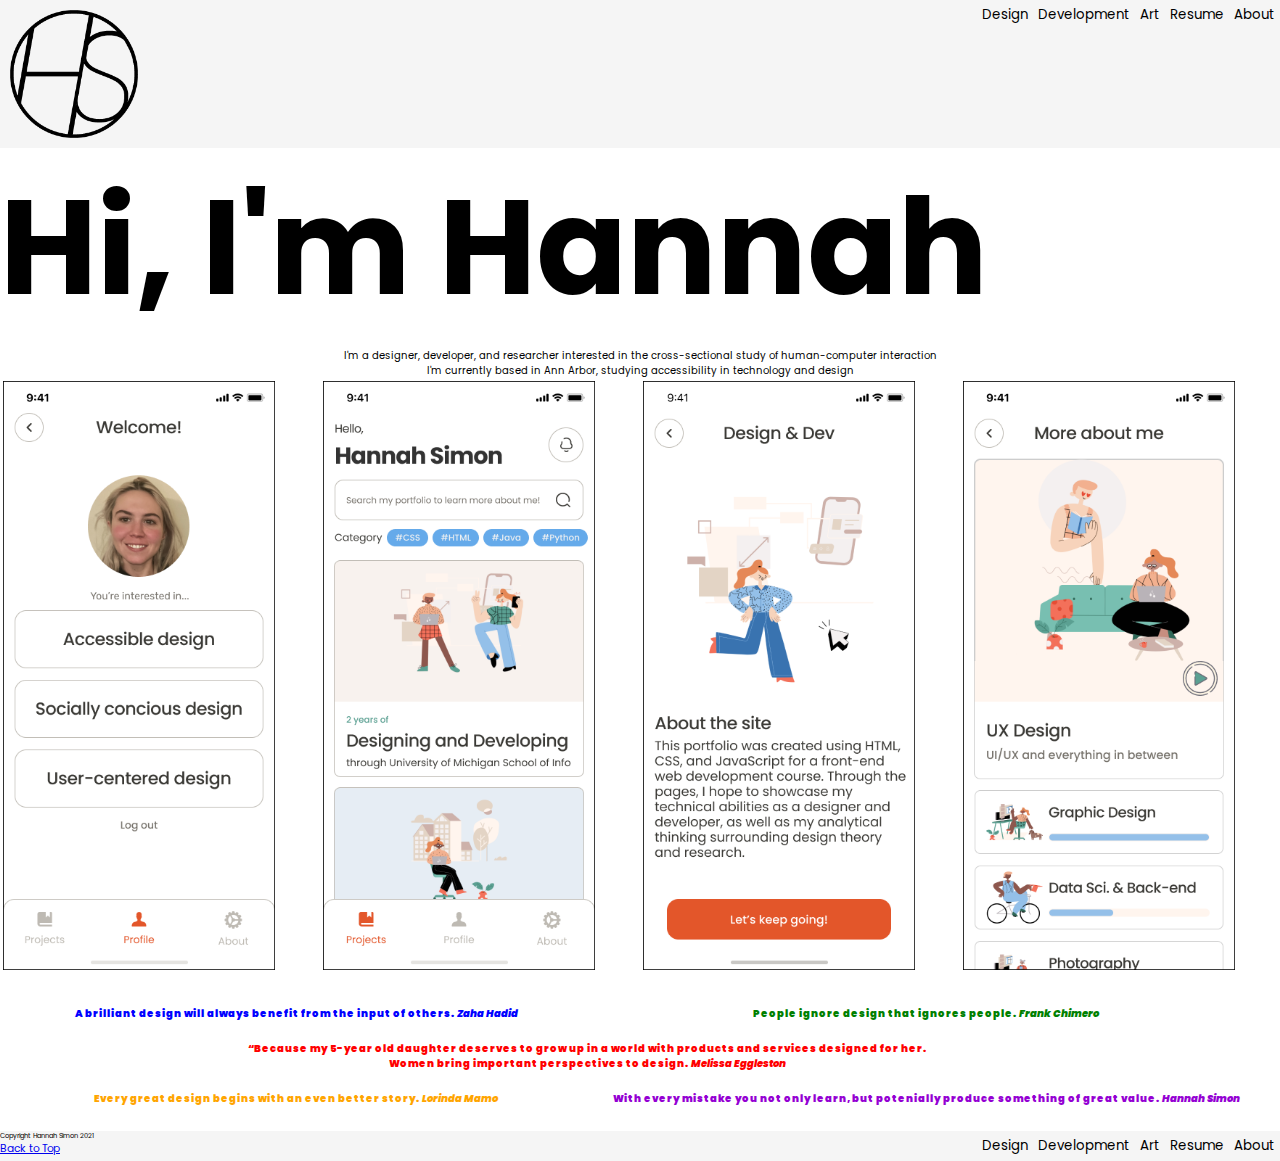
<file: index.html>
<!DOCTYPE html>
<html lang="en">
  <head>
    <meta charset="utf-8">
    <meta name="viewport" content="width=device-width, initial-scale=1.0">
    <link rel="stylesheet" href="css/html5resetport.css">
    <link rel="stylesheet" href="css/style.css">
    <link rel="shortcut icon" type="image/ico" href="images/faviconhs.png" />
    <link rel="shortcut icon" type="image/ico" href="images/hslogo1.png" />
    <link rel="image" type="image/ico" href="images/portfolio1.png" />
    <link rel="image" type="image/ico" href="images/portfolio2.png" />
    <link rel="image" type="image/ico" href="images/portfolio3.png" />
    <link rel="image" type="image/ico" href="images/portfolio4.png" />
    <link rel="preconnect" href="https://fonts.gstatic.com">
    <link href="https://fonts.googleapis.com/css2?family=Poppins:wght@200;300&display=swap" rel="stylesheet"> 
    <title>Hannah Simon Design Portfolio</title>
  </head>

  <body>
      <div id="skip"> <a class="skip" href="#main">skip to main content</a> </div>

      <div id='header_nav'>
        <nav>
          <ul>
            <a href="index.html"><img src="images/hslogo1.png" class="logo"alt="logo"></a>
            <li><a class="nav_link_items" href="about.html">About</a></li>
            <li><a class="nav_link_items" href="resume.html">Resume</a></li>
            <li><a class="nav_link_items" href="art.html">Art</a></li>
            <li><a class="nav_link_items" href="development.html">Development</a></li>
            <li><a class="nav_link_items" href="design.html">Design</a></li>
          </ul>
        </nav>
      </div>

      <main>
      <header>
        <h1>Hi, I'm Hannah</h1>
      </header>
    
      <div class="info">
        <p>I'm a designer, developer, and researcher interested in the cross-sectional study of human-computer interaction</p>
        <p2>I'm currently based in Ann Arbor, studying accessibility in technology and design</p2>
      </div>

      <div class="portfolio_container">
        <div><img class="portfolio" src="images/portfolio1.png" alt="portfolio1"/></div>
        <div><img class="portfolio" src="images/portfolio2.png" alt="portfolio2"/></div>
        <div><img class="portfolio" src="images/portfolio3.png" alt="portfolio3"/></div>  
        <div><img class="portfolio" src="images/portfolio4.png" alt="portfolio4"/></div> 
      </div>
     
     

      <div class="quotes_grid">
        <div class="grid-item1"><p> A brilliant design will always benefit from the input of others. <span> Zaha Hadid</span></p></div>
        <div class="grid-item2"><p> People ignore design that ignores people. <span> Frank Chimero</span></p></div>
        <div class="grid-item3"><p>“Because my 5-year old daughter deserves to grow up in a world with products and services designed for her. Women bring important perspectives to design. <span> Melissa Eggleston</span></p></div>
        <div class="grid-item4"><p> Every great design begins with an even better story. <span> Lorinda Mamo</span></p></div>
        <div class="grid-item5"><p> With every mistake you not only learn, but potenially produce something of great value. <span> Hannah Simon</span></p></div>
      </div>

    </main>
      <footer>
        <div id='footer_nav'>
          <nav>
            <ul>
              <li><a class="nav_link_items" href="about.html">About</a></li>
              <li><a class="nav_link_items" href="resume.html">Resume</a></li>
              <li><a class="nav_link_items" href="art.html">Art</a></li>
              <li><a class="nav_link_items" href="development.html">Development</a></li>
              <li><a class="nav_link_items" href="design.html">Design</a></li>
              <p class="end"> Copyright Hannah Simon 2021</p>
              <a href="#top" class="up">Back to Top</a>
            </ul>
          </nav>
        </div>
        
      </footer>
  </body>

      

  </html>
</file>
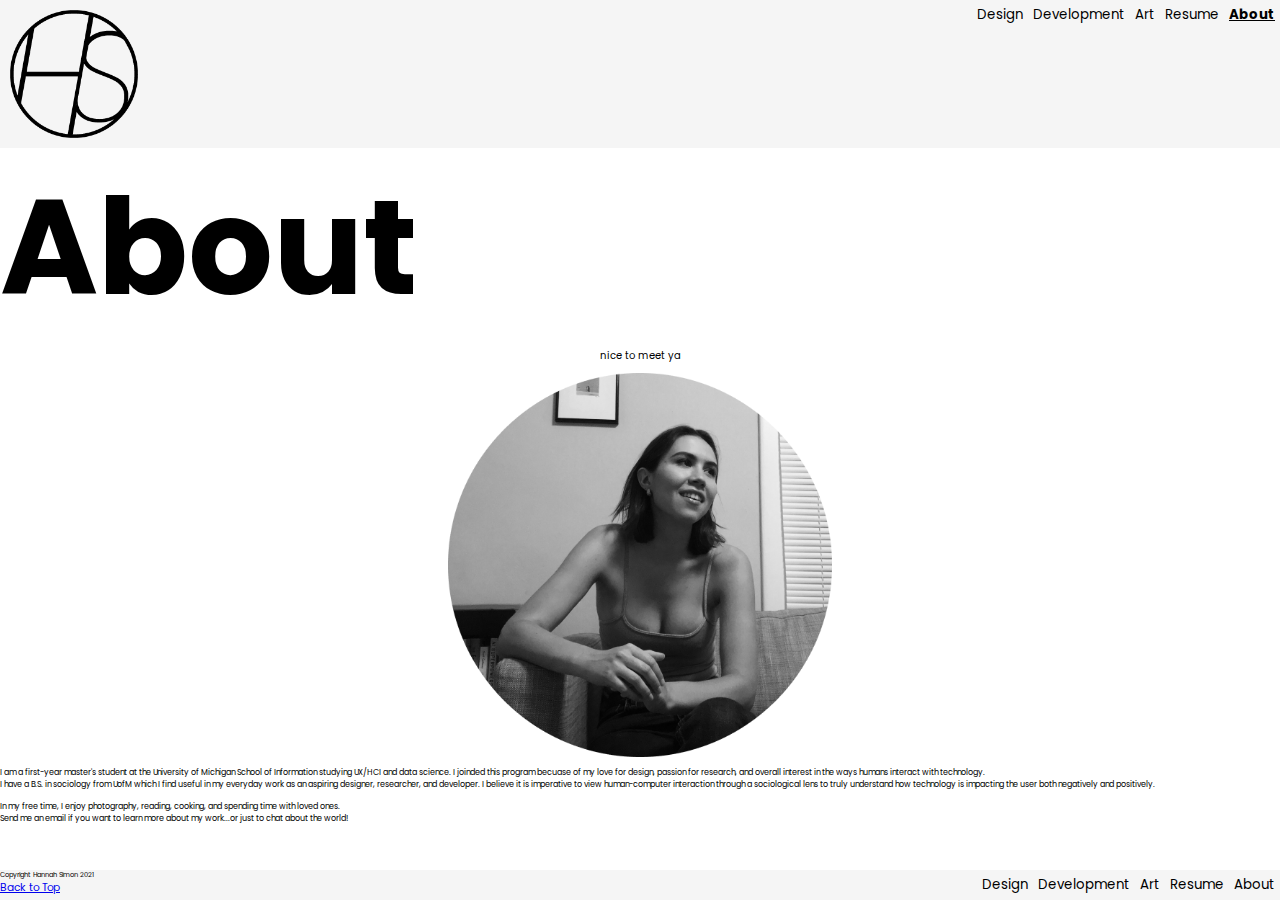
<file: about.html>
<!DOCTYPE html>
<html lang="en">
  <head>
    <meta charset="utf-8">
    <meta name="viewport" content="width=device-width, initial-scale=1.0">
    <link rel="stylesheet" href="css/html5resetport.css">
    <link rel="stylesheet" href="css/style.css">
    <link rel="shortcut icon" type="image/ico" href="images/faviconhs.png" />
    <link rel="shortcut icon" type="image/ico" href="images/hslogo1.png" />
    <link rel="image" type="image/ico" href="images/me.png" />
    <link rel="preconnect" href="https://fonts.gstatic.com">
    <link href="https://fonts.googleapis.com/css2?family=Poppins:wght@200;300&display=swap" rel="stylesheet"> 
    <title>Hannah Simon Design Portfolio</title>
  </head>

  <body>
      <div id="skip"> <a class="skip" href="#main">skip to main content</a> </div>

      <div id='header_nav'>
        <nav>
          <ul>
            <a href="index.html"><img src="images/hslogo1.png" class="logo"alt="logo"></a>
            <li><a class="nav_link_items" href="about.html"><span>About</span></a></li>
            <li><a class="nav_link_items" href="resume.html">Resume</a></li>
            <li><a class="nav_link_items" href="art.html">Art</a></li>
            <li><a class="nav_link_items" href="development.html">Development</a></li>
            <li><a class="nav_link_items" href="design.html">Design</a></li>
          </ul>
        </nav>
      </div>

      <main>
      <header>
        <h1>About</h1>
      </header>

      <div class="info">
        <p>nice to meet ya</p>
      </div>

      <img class="me" src="images/me.png" alt="me"/>

      <div class="me_para1">
        <p>I am a first-year master's student at the University of Michigan School of Information studying UX/HCI and data science. I joinded this program becuase of my love for design, passion for research, and overall interest in the ways humans interact with technology.</p>
        <p>I have a B.S. in sociology from UofM which I find useful in my everyday work as an aspiring designer, researcher, and developer. I believe it is imperative to view human-computer interaction through a sociological lens to truly understand how technology is impacting the user both negatively and positively.</p>
      </div>

      <div class="me_para2">
        <p>In my free time, I enjoy photography, reading, cooking, and spending time with loved ones.</p>
        <p>Send me an email if you want to learn more about my work...or just to chat about the world!</p>
      </div>

    </main>
    <footer class="footer_not_working">
      <div id='footer_nav'>
        <nav>
          <ul>
            <li><a class="nav_link_items" href="about.html">About</a></li>
            <li><a class="nav_link_items" href="resume.html">Resume</a></li>
            <li><a class="nav_link_items" href="art.html">Art</a></li>
            <li><a class="nav_link_items" href="development.html">Development</a></li>
            <li><a class="nav_link_items" href="design.html">Design</a></li>
            <p class="end"> Copyright Hannah Simon 2021</p>
            <a href="#top" class="up">Back to Top</a>
          </ul>
        </nav>
      </div>
      
    </footer>
</body>
</html>
</file>
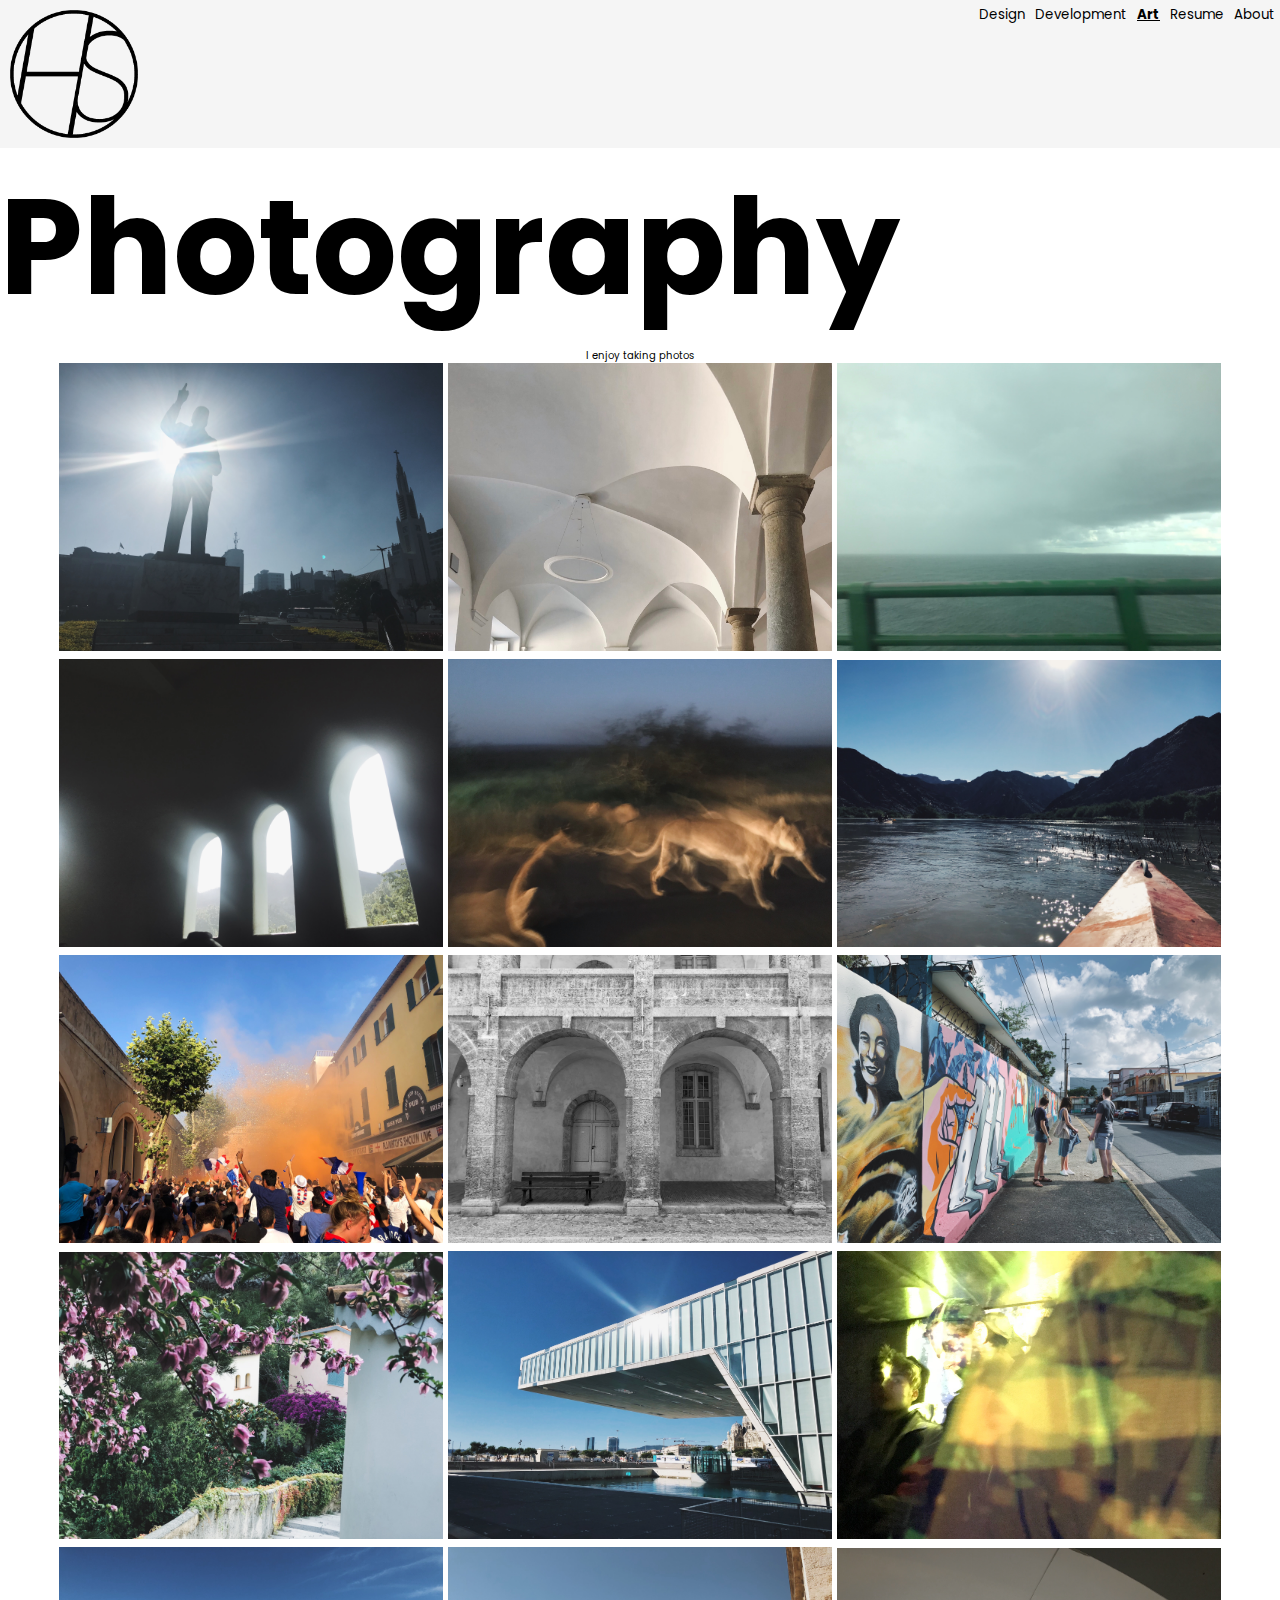
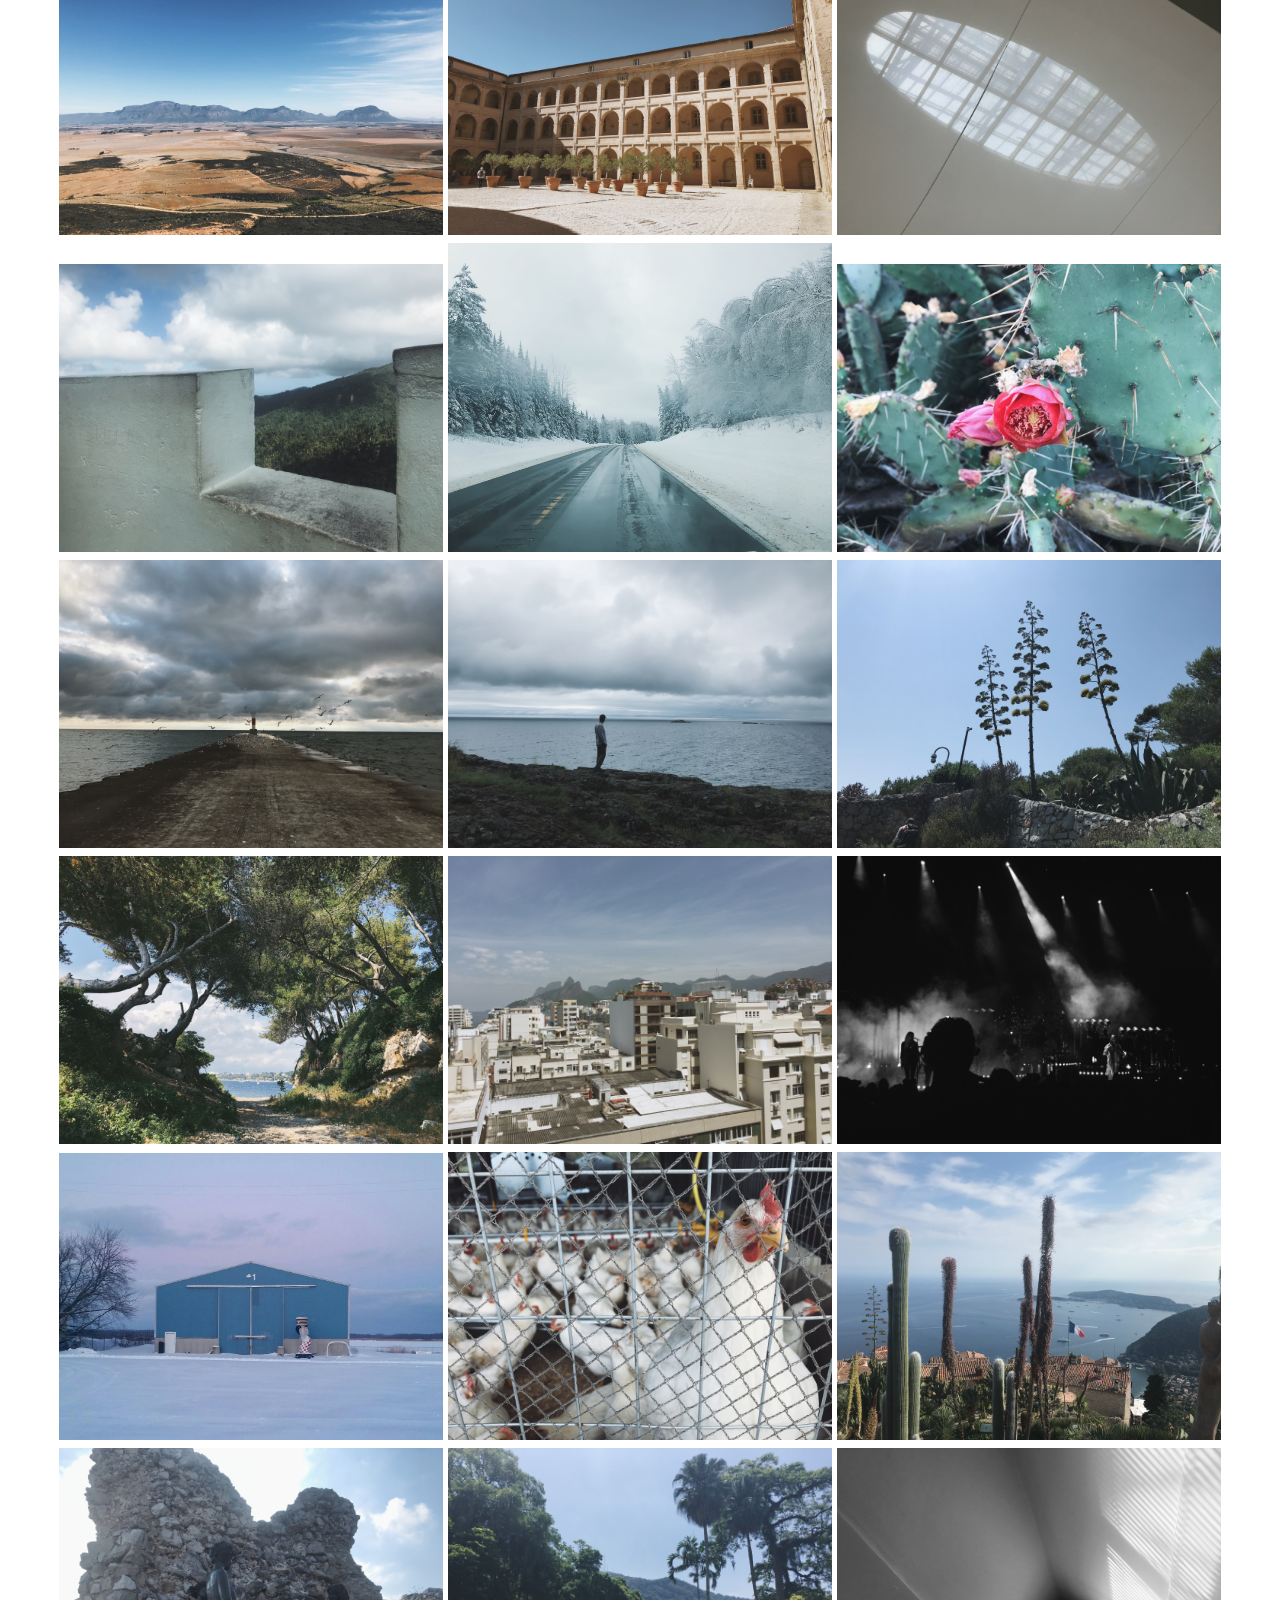
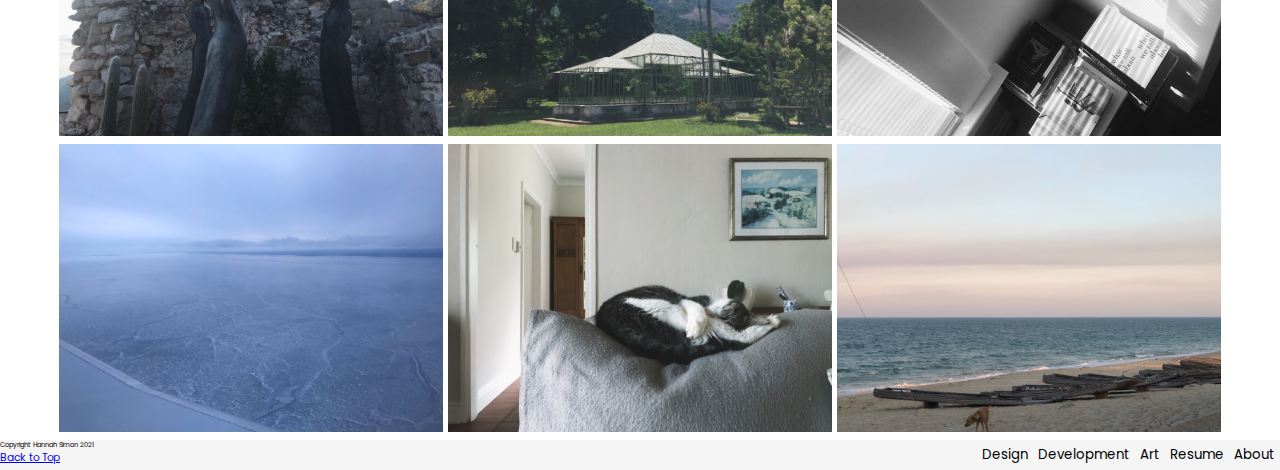
<file: art.html>
<!DOCTYPE html>
<html lang="en">
  <head>
    <meta charset="utf-8">
    <meta name="viewport" content="width=device-width, initial-scale=1.0">
    <link rel="stylesheet" href="css/html5resetport.css">
    <link rel="stylesheet" href="css/style.css">
    <link rel="shortcut icon" type="image/ico" href="images/faviconhs.png" />
    <link rel="shortcut icon" type="image/ico" href="images/hslogo1.png" />
    <link rel="image" type="image/ico" href="images/photography/ph1.JPG" />
    <link rel="image" type="image/ico" href="images/photography/ph2.JPG" />
    <link rel="image" type="image/ico" href="images/photography/ph3.JPG" />
    <link rel="image" type="image/ico" href="images/photography/ph4.JPG" />
    <link rel="image" type="image/ico" href="images/photography/ph5.JPG" />
    <link rel="image" type="image/ico" href="images/photography/ph6.JPG" />
    <link rel="image" type="image/ico" href="images/photography/ph7.JPG" />
    <link rel="image" type="image/ico" href="images/photography/ph8.JPG" />
    <link rel="image" type="image/ico" href="images/photography/ph9.JPG" />
    <link rel="image" type="image/ico" href="images/photography/ph10.JPG" />
    <link rel="image" type="image/ico" href="images/photography/ph11.JPG" />
    <link rel="image" type="image/ico" href="images/photography/ph12.JPG" />
    <link rel="image" type="image/ico" href="images/photography/ph13.JPG" />
    <link rel="image" type="image/ico" href="images/photography/ph14.JPG" />
    <link rel="image" type="image/ico" href="images/photography/ph15.JPG" />
    <link rel="image" type="image/ico" href="images/photography/ph16.JPG" />
    <link rel="image" type="image/ico" href="images/photography/ph17.JPG" />
    <link rel="image" type="image/ico" href="images/photography/ph18.JPG" />
    <link rel="image" type="image/ico" href="images/photography/ph19.JPG" />
    <link rel="image" type="image/ico" href="images/photography/ph20.JPG" />
    <link rel="image" type="image/ico" href="images/photography/ph21.JPG" />
    <link rel="image" type="image/ico" href="images/photography/ph22.JPG" />
    <link rel="image" type="image/ico" href="images/photography/ph23.JPG" />
    <link rel="image" type="image/ico" href="images/photography/ph24.JPG" />
    <link rel="image" type="image/ico" href="images/photography/ph25.JPG" />
    <link rel="image" type="image/ico" href="images/photography/ph26.JPG" />
    <link rel="image" type="image/ico" href="images/photography/ph27.JPG" />
    <link rel="image" type="image/ico" href="images/photography/ph28.JPG" />
    <link rel="image" type="image/ico" href="images/photography/ph29.JPG" />
    <link rel="image" type="image/ico" href="images/photography/ph30.JPG" />
    <link rel="image" type="image/ico" href="images/photography/ph31.JPG" />
    <link rel="image" type="image/ico" href="images/photography/ph32.JPG" />
    <link rel="image" type="image/ico" href="images/photography/ph33.JPG" />
    <link rel="preconnect" href="https://fonts.gstatic.com">
    <link href="https://fonts.googleapis.com/css2?family=Poppins:wght@200;300&display=swap" rel="stylesheet"> 
    <title>Hannah Simon Design Portfolio</title>
  </head>

  <body>
      <div id="skip"> <a class="skip" href="#main">skip to main content</a> </div>

      <div id='header_nav'>
        <nav>
          <ul>
            <a href="index.html"><img src="images/hslogo1.png" class="logo"alt="logo"></a>
            <li><a class="nav_link_items" href="about.html">About</a></li>
            <li><a class="nav_link_items" href="resume.html">Resume</a></li>
            <li><a class="nav_link_items" href="art.html"><span>Art</span></a></li>
            <li><a class="nav_link_items" href="development.html">Development</a></li>
            <li><a class="nav_link_items" href="design.html">Design</a></li>
          </ul>
        </nav>
      </div>

      <main>
      <header>
        <h1>Photography</h1>
      </header>
    
      <div class="info">
        <p>I enjoy taking photos</p>
      </div>

      <div class="photogallery">
        <div class="photogalimages">
      <img class="photo" src="images/photography/ph1.JPG" alt="photo"/>
      <img class="photo" src="images/photography/ph2.JPG" alt="photo"/>
      <img class="photo" src="images/photography/ph3.JPG" alt="photo"/>
      <img class="photo" src="images/photography/ph4.JPG" alt="photo"/>
      <img class="photo" src="images/photography/ph5.JPG" alt="photo"/>
      <img class="photo" src="images/photography/ph6.JPG" alt="photo"/>
      <img class="photo" src="images/photography/ph7.JPG" alt="photo"/>
      <img class="photo" src="images/photography/ph8.JPG" alt="photo"/>
      <img class="photo" src="images/photography/ph9.JPG" alt="photo"/>
      <img class="photo" src="images/photography/ph10.JPG" alt="photo"/>
      <img class="photo" src="images/photography/ph11.JPG" alt="photo"/>
      <img class="photo" src="images/photography/ph12.JPG" alt="photo"/>
      <img class="photo" src="images/photography/ph13.JPG" alt="photo"/>
      <img class="photo" src="images/photography/ph14.JPG" alt="photo"/>
      <img class="photo" src="images/photography/ph15.JPG" alt="photo"/>
      <img class="photo" src="images/photography/ph16.JPG" alt="photo"/>
      <img class="photo" src="images/photography/ph17.JPG" alt="photo"/>
      <img class="photo" src="images/photography/ph18.JPG" alt="photo"/>
      <img class="photo" src="images/photography/ph19.JPG" alt="photo"/>
      <img class="photo" src="images/photography/ph20.JPG" alt="photo"/>
      <img class="photo" src="images/photography/ph21.JPG" alt="photo"/>
      <img class="photo" src="images/photography/ph22.JPG" alt="photo"/>
      <img class="photo" src="images/photography/ph23.JPG" alt="photo"/>
      <img class="photo" src="images/photography/ph24.JPG" alt="photo"/>
      <img class="photo" src="images/photography/ph25.JPG" alt="photo"/>
      <img class="photo" src="images/photography/ph26.JPG" alt="photo"/>
      <img class="photo" src="images/photography/ph27.JPG" alt="photo"/>
      <img class="photo" src="images/photography/ph28.JPG" alt="photo"/>
      <img class="photo" src="images/photography/ph29.JPG" alt="photo"/>
      <img class="photo" src="images/photography/ph30.JPG" alt="photo"/>
      <img class="photo" src="images/photography/ph31.JPG" alt="photo"/>
      <img class="photo" src="images/photography/ph32.JPG" alt="photo"/>
      <img class="photo" src="images/photography/ph33.JPG" alt="photo"/>
    </div>
    </div>

    </main>
    <footer>
      <div id='footer_nav'>
        <nav>
          <ul>
            <li><a class="nav_link_items" href="about.html">About</a></li>
            <li><a class="nav_link_items" href="resume.html">Resume</a></li>
            <li><a class="nav_link_items" href="art.html">Art</a></li>
            <li><a class="nav_link_items" href="development.html">Development</a></li>
            <li><a class="nav_link_items" href="design.html">Design</a></li>
            <p class="end"> Copyright Hannah Simon 2021</p>
            <a href="#top" class="up">Back to Top</a>
          </ul>
        </nav>
      </div>
      
    </footer>
</body>
</html>
</file>
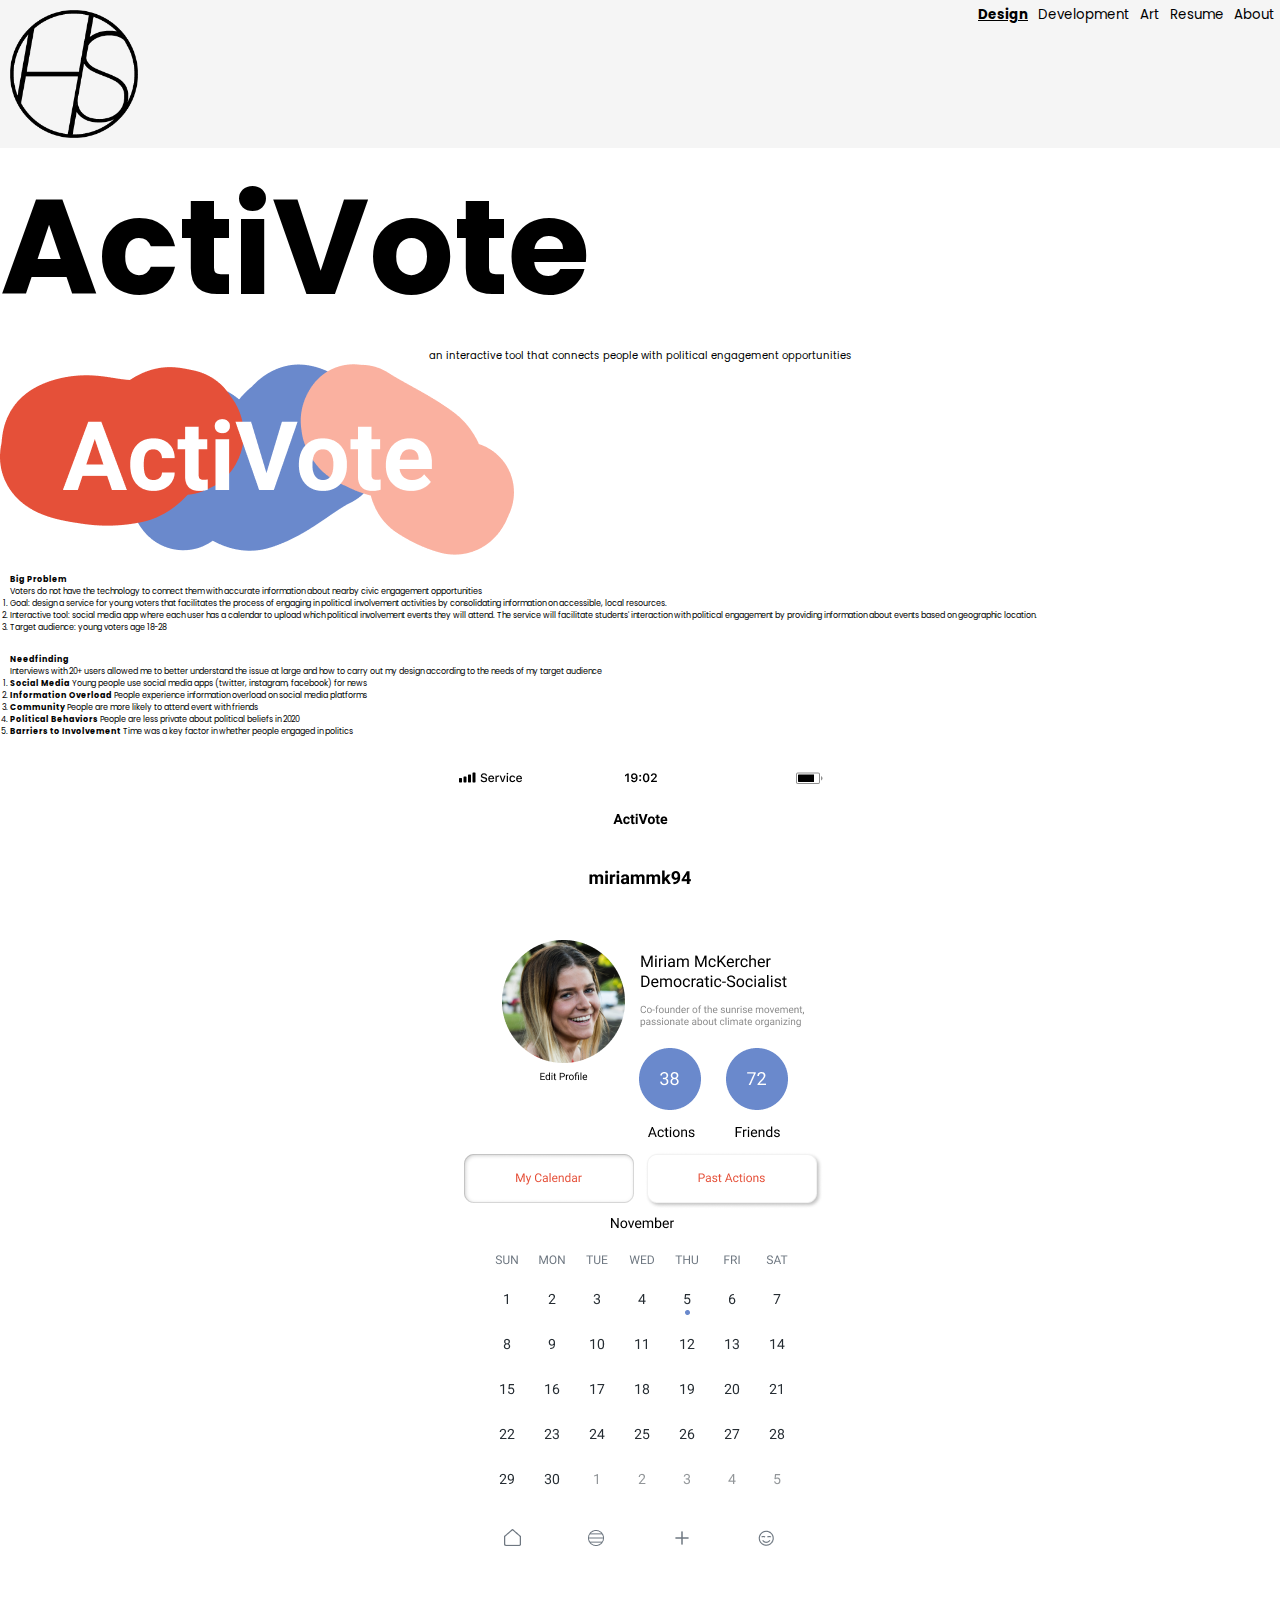
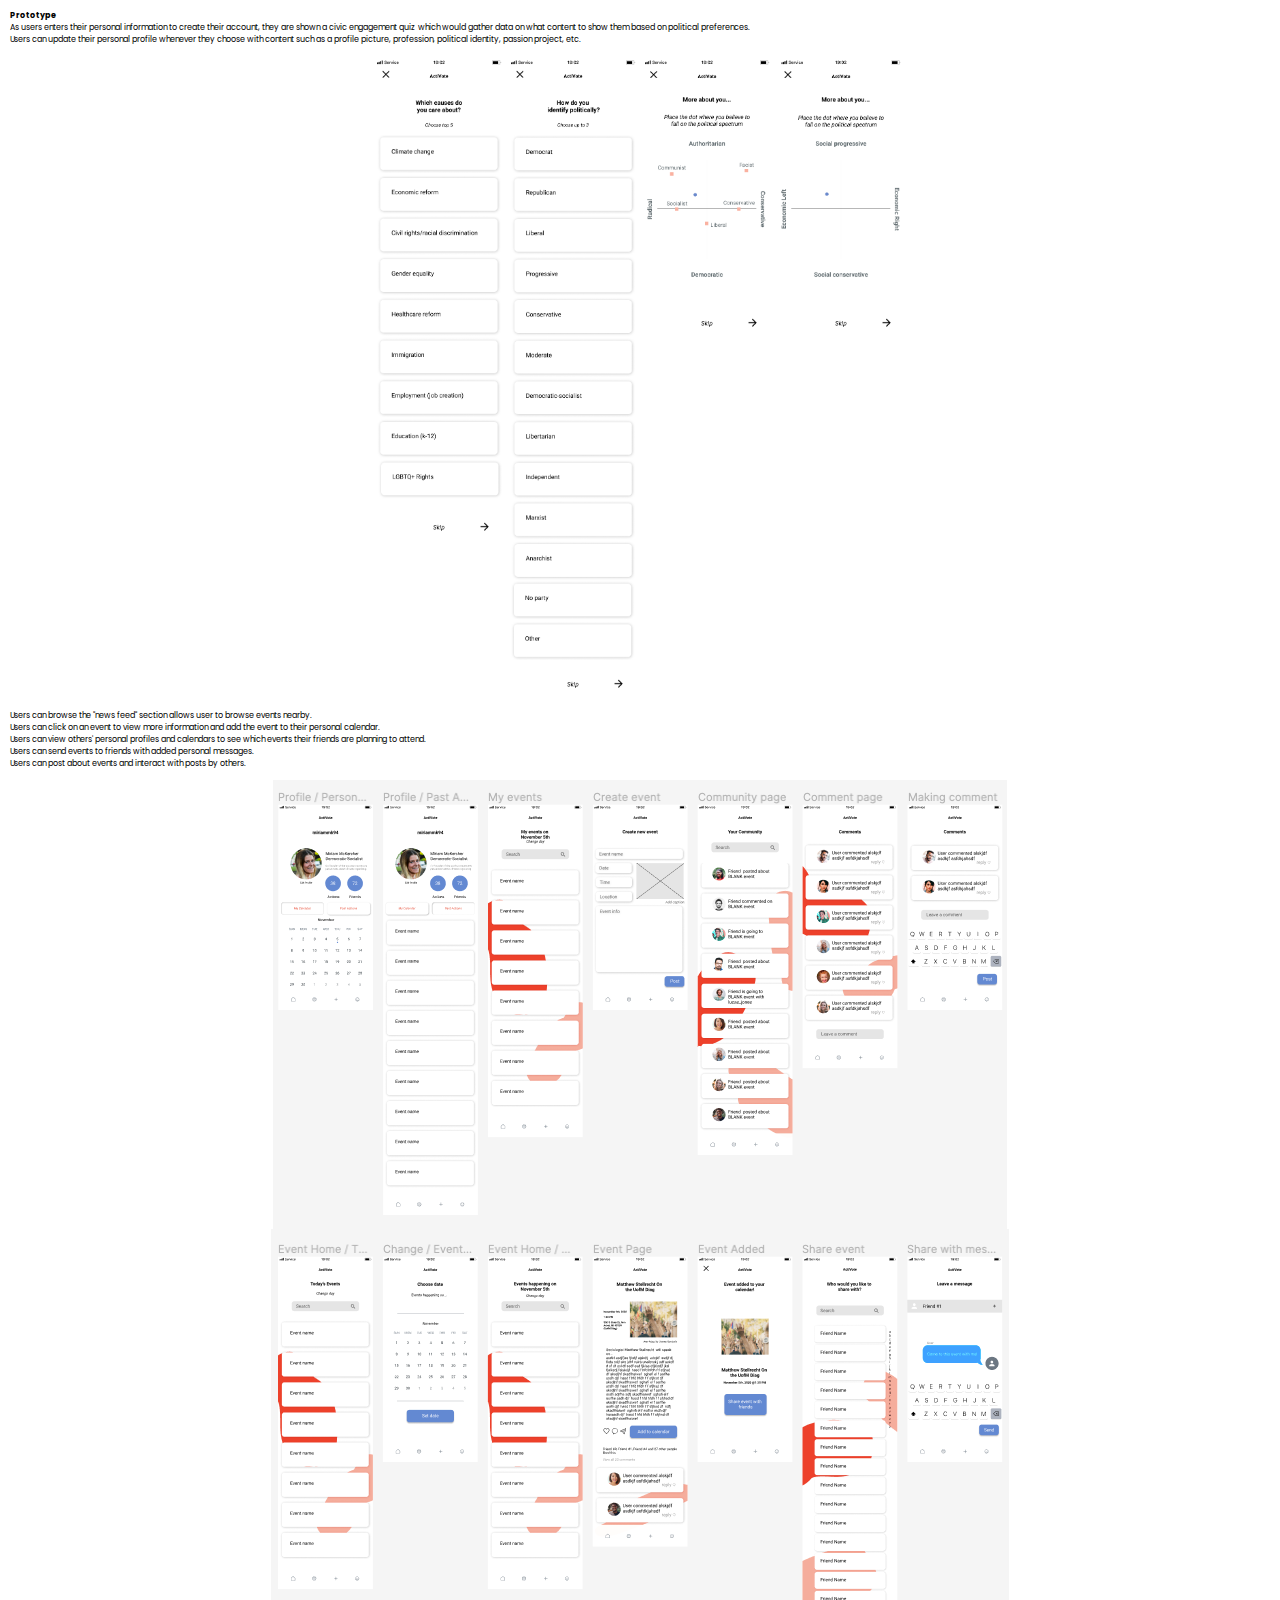
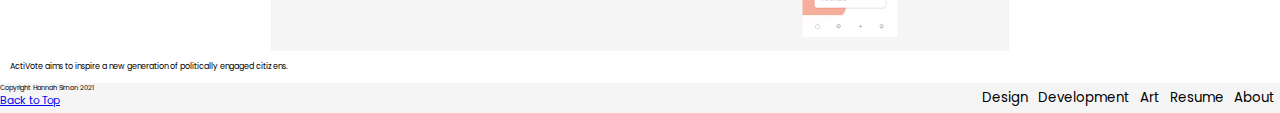
<file: design.html>
<!DOCTYPE html>
<html lang="en">
  <head>
    <meta charset="utf-8">
    <meta name="viewport" content="width=device-width, initial-scale=1.0">
    <link rel="stylesheet" href="css/html5resetport.css">
    <link rel="stylesheet" href="css/style.css">
    <link rel="shortcut icon" type="image/ico" href="images/faviconhs.png" />
    <link rel="shortcut icon" type="image/ico" href="images/hslogo1.png" />
    <link rel="image" type="image/ico" href="images/activoteproto1.png" />
    <link rel="image" type="image/ico" href="images/activoteproto2.png" />
    <link rel="image" type="image/ico" href="images/avpersonalpage.png" />
    <link rel="image" type="image/ico" href="images/avuserquiz1.png" />
    <link rel="image" type="image/ico" href="images/avuserquiz2.png" />
    <link rel="image" type="image/ico" href="images/avuserquiz3.png" />
    <link rel="image" type="image/ico" href="images/avuserquiz4.png" />
    <link rel="image" type="image/ico" href="images/avfrontimage.jpg" />
    <link rel="image" type="image/ico" href="images/avlogo.png" />
    <link rel="preconnect" href="https://fonts.gstatic.com">
    <link href="https://fonts.googleapis.com/css2?family=Poppins:wght@200;300&display=swap" rel="stylesheet"> 
    <title>Hannah Simon Design Portfolio</title>
  </head>

  <body>
      <div id="skip"> <a class="skip" href="#main">skip to main content</a> </div>

      <div id='header_nav'>
        <nav>
          <ul>
            <a href="index.html"><img src="images/hslogo1.png" class="logo"alt="logo"></a>
            <li><a class="nav_link_items" href="about.html">About</a></li>
            <li><a class="nav_link_items" href="resume.html">Resume</a></li>
            <li><a class="nav_link_items" href="art.html">Art</a></li>
            <li><a class="nav_link_items" href="development.html">Development</a></li>
            <li><a class="nav_link_items" href="design.html"><span>Design</span></a></li>
          </ul>
        </nav>
      </div>
      <main>
        <header>
          <h1>ActiVote</h1>
        </header>

        <div class="info">
          <p>an interactive tool that connects people with political engagement opportunities</p>
        </div>

        <div class="avlogo">
          <img class=avlogo src="images/avlogo.png" alt="avlogo"/>
        </div>

      
        <div class="activote">
          <h2>Big Problem</h2>
          <p>Voters do not have the technology to connect them with accurate information about nearby civic engagement opportunities</p>
          <ol>
            <li><p> Goal: design a service for young voters that facilitates the process of engaging in political involvement activities by consolidating information on accessible, local resources.</p></li>
            <li><p>Interactive tool: social media app where each user has a calendar to upload which political involvement events they will attend. The service will facilitate students' interaction with political engagement by providing information about events based on geographic location.</p></li>
            <li><p>Target audience: young voters age 18-28</p></li>
          </ol>
        </div>

        <div class="activote">
          <h3>Needfinding</h3>
          <p>Interviews with 20+ users allowed me to better understand the issue at large and how to carry out my design according to the needs of my target audience </p>
          <ol>
            <li><p><span>Social Media</span> Young people use social media apps (twitter, instagram, facebook) for news </p></li>
            <li><p><span>Information Overload</span> People experience information overload on social media platforms</p></li>
            <li><p><span>Community</span> People are more likely to attend event with friends</p></li>
            <li><p><span>Political Behaviors</span> People are less private about political beliefs in 2020</p></li>
            <li><p><span>Barriers to Involvement</span> Time was a key factor in whether people engaged in politics</p></li>
          </ol>
        </div>

        <div class="avpersonalpage">
          <img class=avpersonalpage src="images/avpersonalpage.png" alt="activoteproto1"/>
        </div>

        <div class="activote_proto">
          <h2>Prototype</h2>
          <p>As users enters their personal information to create their account, they are shown a civic engagement quiz which would gather data on what content to show them based on political preferences.</p>
          <p>Users can update their personal profile whenever they choose with content such as a profile picture, profession, political identity, passion project, etc.</p>        </div>
     
        <div class="avuserquizzes">
          <img class=avuserquiz src="images/avuserquiz1.png" alt="userquiz"/>
          <img class=avuserquiz src="images/avuserquiz2.png" alt="userquiz"/>
          <img class=avuserquiz src="images/avuserquiz3.png" alt="userquiz"/>
          <img class=avuserquiz src="images/avuserquiz4.png" alt="userquiz"/>
        </div>

        <div class="activote_proto">
          <p>Users can browse the "news feed" section allows user to browse events nearby.</p>
          <p>Users can click on an event to view more information and add the event to their personal calendar. </p>
          <p>Users can view others' personal profiles and calendars to see which events their friends are planning to attend.</p>
          <p>Users can send events to friends with added personal messages.</p>
          <p>Users can post about events and interact with posts by others.</p>
        </div>


        <div class="port_pics">
          <img class=port_pics src="images/activoteproto1.png" alt="activoteproto1"/>
          <img class=port_pics src="images/activoteproto2.png" alt="activoteproto2"/>
          </div>

          <div class="activote_proto">
            <p>ActiVote aims to inspire a new generation of politically engaged citizens.</p>
          </div>
            
    
       </main>
       <footer>
        <div id='footer_nav'>
          <nav>
            <ul>
              <li><a class="nav_link_items" href="about.html">About</a></li>
              <li><a class="nav_link_items" href="resume.html">Resume</a></li>
              <li><a class="nav_link_items" href="art.html">Art</a></li>
              <li><a class="nav_link_items" href="development.html">Development</a></li>
              <li><a class="nav_link_items" href="design.html">Design</a></li>
              <p class="end"> Copyright Hannah Simon 2021</p>
              <a href="#top" class="up">Back to Top</a>
            </ul>
          </nav>
        </div>
        
      </footer>
    </body>
  
        
  
    </html>
</file>
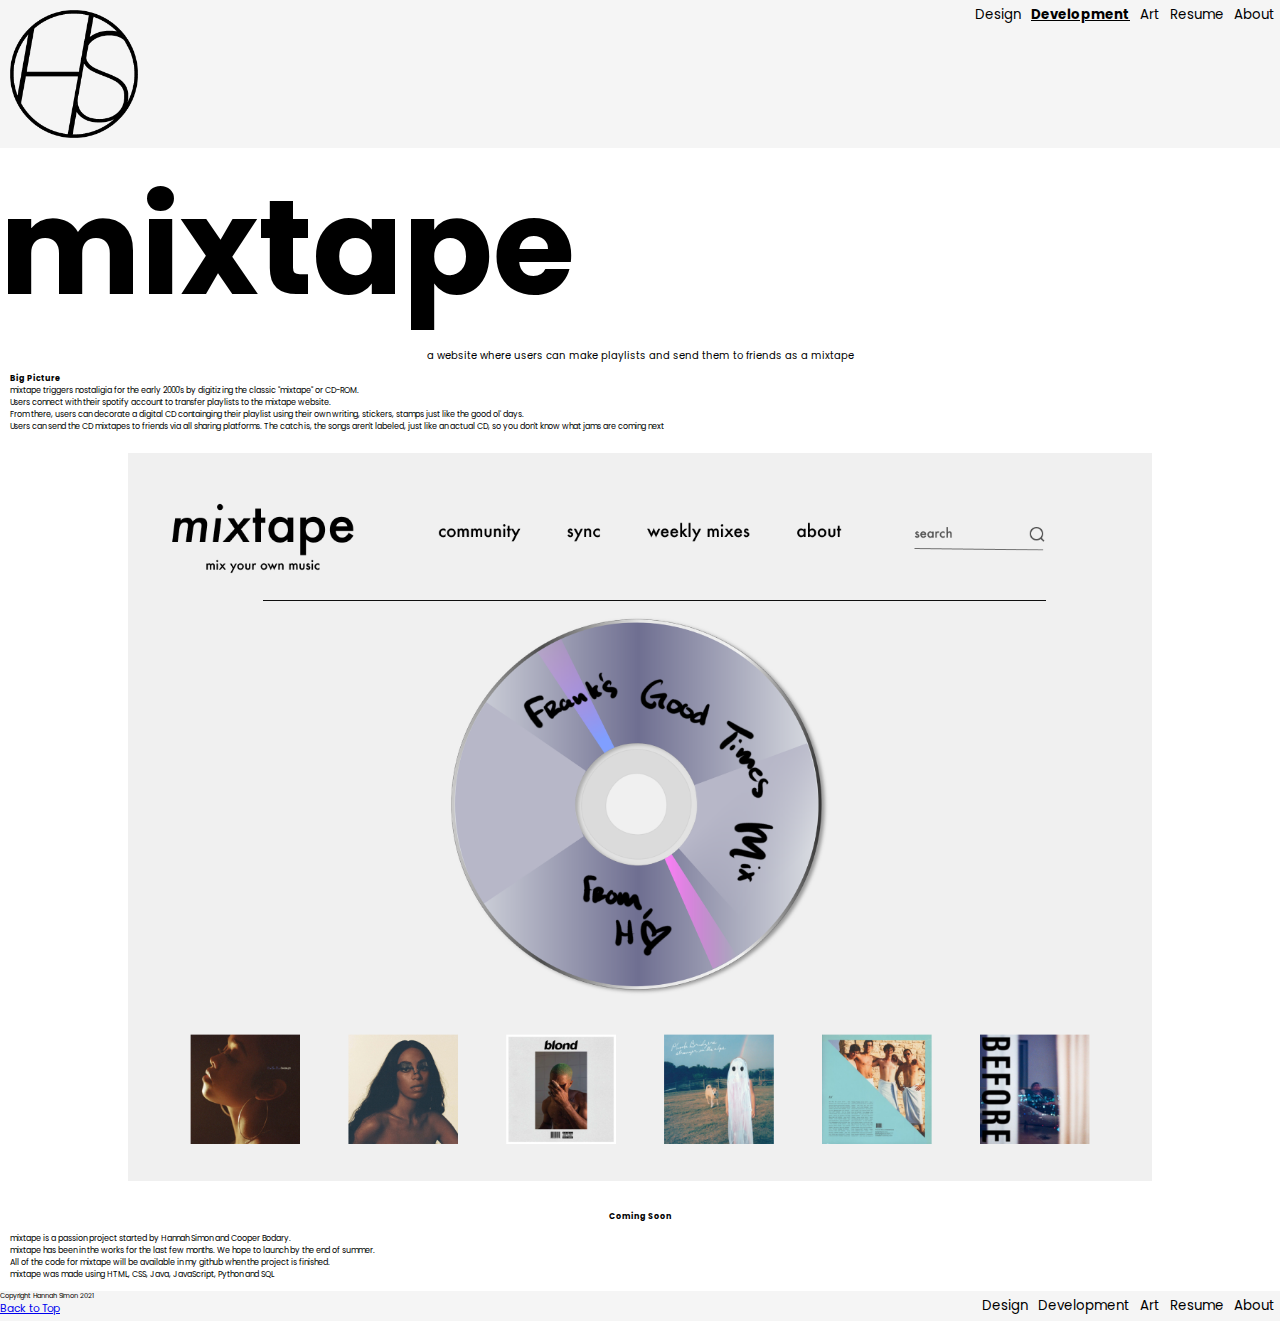
<file: development.html>
<!DOCTYPE html>
<html lang="en">
  <head>
    <meta charset="utf-8">
    <meta name="viewport" content="width=device-width, initial-scale=1.0">
    <link rel="stylesheet" href="css/html5resetport.css">
    <link rel="stylesheet" href="css/style.css">
    <link rel="shortcut icon" type="image/ico" href="images/faviconhs.png" />
    <link rel="shortcut icon" type="image/ico" href="images/hslogo1.png" />
    <link rel="image" type="image/ico" href="images/mixtape.jpg" />
    <link rel="preconnect" href="https://fonts.gstatic.com">
    <link href="https://fonts.googleapis.com/css2?family=Poppins:wght@200;300&display=swap" rel="stylesheet"> 
    <title>Hannah Simon Design Portfolio</title>
  </head>

  <body>
      <div id="skip"> <a class="skip" href="#main">skip to main content</a> </div>

      <div id='header_nav'>
        <nav>
          <ul>
            <a href="index.html"><img src="images/hslogo1.png" class="logo"alt="logo"></a>
            <li><a class="nav_link_items" href="about.html">About</a></li>
            <li><a class="nav_link_items" href="resume.html">Resume</a></li>
            <li><a class="nav_link_items" href="art.html">Art</a></li>
            <li><a class="nav_link_items" href="development.html"><span>Development</span></a></li>
            <li><a class="nav_link_items" href="design.html">Design</a></li>
          </ul>
        </nav>
      </div>

      <main>
      <header>
        <h1>mixtape</h1>
      </header>
    
      <div class="info">
        <p>a website where users can make playlists and send them to friends as a mixtape</p>
      </div>

      <div class="mixtape_bigpicture">
        <h2>Big Picture</h2>
        <p>mixtape triggers nostaligia for the early 2000's by digitizing the classic "mixtape" or CD-ROM.</p>
        <ul>
          <li><p>Users connect with their spotify account to transfer playlists to the mixtape website. </p></li>
          <li><p>From there, users can decorate a digital CD containging their playlist using their own writing, stickers, stamps just like the good ol' days.</p></li>
          <li><p>Users can send the CD mixtapes to friends via all sharing platforms. The catch is, the songs aren't labeled, just like an actual CD, so you don't know what jams are coming next</p></li>
        </ul>
      </div>

      <img class="mixtape" src="images/mixtape.png" alt="mixtape"/>

      <div class="mixtape_finalwords">
        <h3>Coming Soon</h3>
        <p>mixtape is a passion project started by Hannah Simon and Cooper Bodary. <p>
        <p>mixtape has been in the works for the last few months. We hope to launch by the end of summer.</p>
        <p>All of the code for mixtape will be available in my github when the project is finished.</p> 
        <p>mixtape was made using HTML, CSS, Java, JavaScript, Python and SQL</p>
      </div>

    </main>
    <footer>
      <div id='footer_nav'>
        <nav>
          <ul>
            <li><a class="nav_link_items" href="about.html">About</a></li>
            <li><a class="nav_link_items" href="resume.html">Resume</a></li>
            <li><a class="nav_link_items" href="art.html">Art</a></li>
            <li><a class="nav_link_items" href="development.html">Development</a></li>
            <li><a class="nav_link_items" href="design.html">Design</a></li>
            <p class="end"> Copyright Hannah Simon 2021</p>
            <a href="#top" class="up">Back to Top</a>
          </ul>
        </nav>
      </div>
      
    </footer>

    </body>
    </html>
</file>
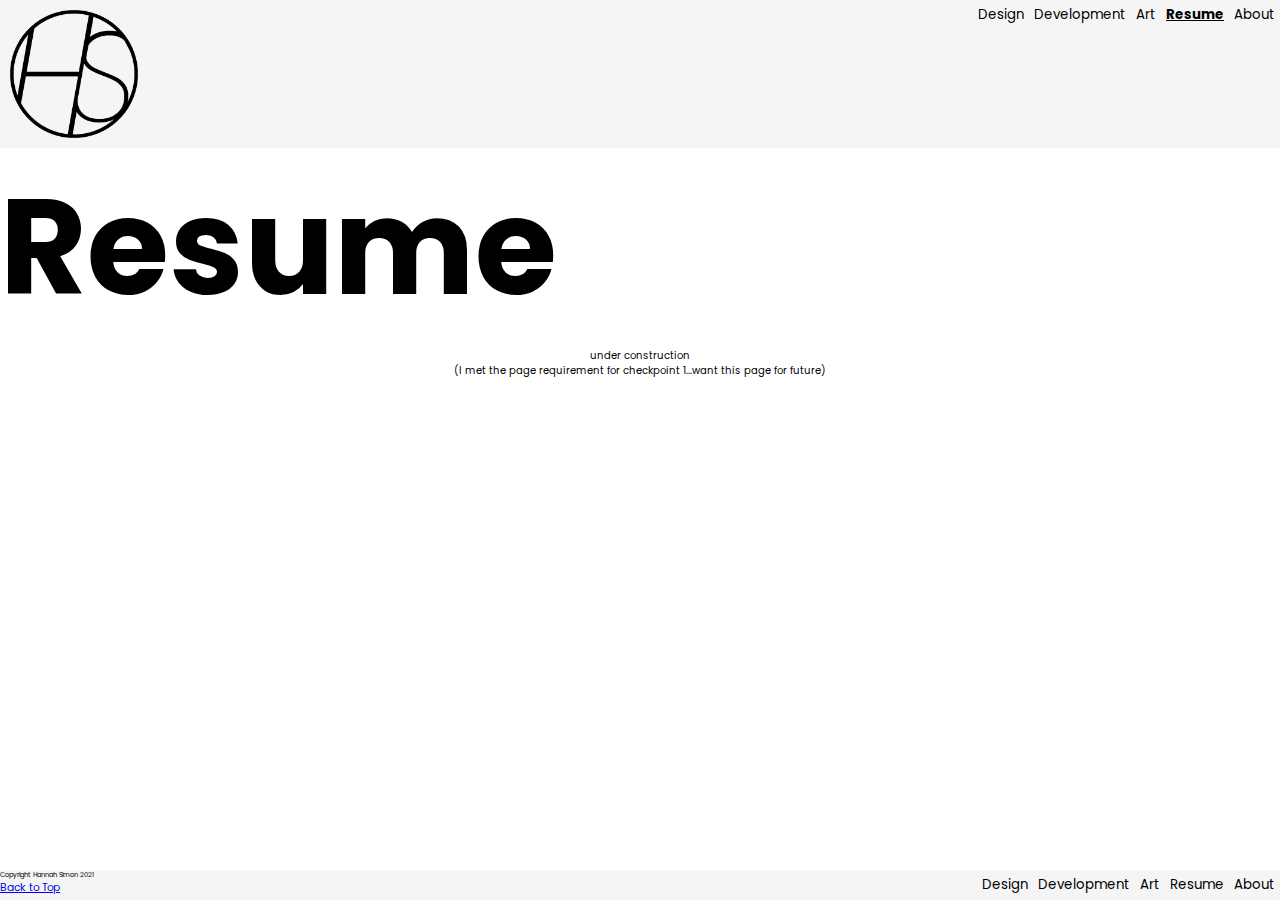
<file: resume.html>
<!DOCTYPE html>
<html lang="en">
  <head>
    <meta charset="utf-8">
    <meta name="viewport" content="width=device-width, initial-scale=1.0">
    <link rel="stylesheet" href="css/html5resetport.css">
    <link rel="stylesheet" href="css/style.css">
    <link rel="shortcut icon" type="image/ico" href="images/faviconhs.png" />
    <link rel="shortcut icon" type="image/ico" href="images/hslogo1.png" />
    <link rel="image" type="image/ico" href="images/portfolio1.png" />
    <link rel="image" type="image/ico" href="images/portfolio2.png" />
    <link rel="image" type="image/ico" href="images/portfolio3.png" />
    <link rel="image" type="image/ico" href="images/portfolio4.png" />
    <link rel="preconnect" href="https://fonts.gstatic.com">
    <link href="https://fonts.googleapis.com/css2?family=Poppins:wght@200;300&display=swap" rel="stylesheet"> 
    <title>Hannah Simon Design Portfolio</title>
  </head>

  <body>
      <div id="skip"> <a class="skip" href="#main">skip to main content</a> </div>

      <div id='header_nav'>
        <nav>
          <ul>
            <a href="index.html"><img src="images/hslogo1.png" class="logo"alt="logo"></a>
            <li><a class="nav_link_items" href="about.html">About</a></li>
            <li><a class="nav_link_items" href="resume.html"><span>Resume</span></a></li>
            <li><a class="nav_link_items" href="art.html">Art</a></li>
            <li><a class="nav_link_items" href="development.html">Development</a></li>
            <li><a class="nav_link_items" href="design.html">Design</a></li>
          </ul>
        </nav>
      </div>

      <main>
      <header>
        <h1>Resume</h1>
      </header>

      <div class="info">
        <p>under construction</p>
        <p2>(I met the page requirement for checkpoint 1...want this page for future)</p2>
      </div>

      </main>
      <footer class="footer_not_working">
        <div id='footer_nav'>
          <nav>
            <ul>
              <li><a class="nav_link_items" href="about.html">About</a></li>
              <li><a class="nav_link_items" href="resume.html">Resume</a></li>
              <li><a class="nav_link_items" href="art.html">Art</a></li>
              <li><a class="nav_link_items" href="development.html">Development</a></li>
              <li><a class="nav_link_items" href="design.html">Design</a></li>
              <p class="end"> Copyright Hannah Simon 2021</p>
              <a href="#top" class="up">Back to Top</a>
            </ul>
          </nav>
        </div>
        
      </footer>
     </body>
     </html>
</file>
<file: css/style.css>
#skip a {
  position: absolute;
  left: -1000px;
  border: 1px solid orange;
}

#skip a:focus {
  position: static;
  left: 10px;
}

body {
  background: #ffffff;
  font-family: 'Poppins', sans-serif;
  font-size: 15pt;
  line-height: 1.5;
}

header {
  font-size: 25pt;
  animation-duration:4s;
  animation-name: slidein;
  animation-iteration-count: 1;
}

footer{
  position: relative;
  bottom: 0;
  width: 100%;
}

.footer_not_working{
  position: fixed;
  bottom: 0;
  width: 100%;
}

@keyframes slidein {
  0% {
    margin-left: 100%;
  }
}

  nav ul{
    display: block;
    overflow: hidden;
    background-color: #F5F5F5;
  }

  .nav_link_items{
    font-size: 10px;
    bottom: 0;
  }

  .nav_link_items span{
    font-weight: bold;
    text-decoration: underline;
  }

  .nav_link_items:hover {
    color: blue;
  }
  
  .nav_link_items:active {
    color: red;
  } 

  .logo{
    float: left;
    padding: 10px;
    max-width: 10%;
  }

  .info{
    text-align: center;
    font-size: 10px;
  }

  .portfolio_container {
    display: flex;
    justify-content: center;
    align-items: flex-start;
  }
  
  .portfolio {
    padding: 3px;
    max-width: 85%;
  }

  .quotes_grid {
    display: grid;
    margin:10px;
    grid-gap: 10px;
    text-align: center;
    grid-template-columns: auto auto auto auto auto;
    padding: 10px;
    position: relative;
  }
  .quotes_grid {
    font-weight: 1000;
    margin-left: auto;
    margin-right: auto;
  }

  .quotes_grid span {
    font-style: italic;
  }

  .grid-item1 {
    padding: 5px;
    font-size: 10px;
    text-align: center;
    grid-column-start: 1;
    grid-column-end: 3;
    color: #0000FF;
  }

  .grid-item2 {
    padding: 5px;
    font-size: 10px;
    text-align: center;
    grid-column-start: 3;
    grid-column-end: 5;
    color: #008000;
  }

  .grid-item3 {
    padding: 5px;
    font-size: 10px;
    text-align: center;
    grid-column-start: 2;
    grid-column-end: 4;
    color: #FF0000;
  }

  .grid-item4 {
    padding: 5px;
    font-size: 10px;
    text-align: center;
    grid-column-start: 1;
    grid-column-end: 3;
    color: #FFA500;
  }

  .grid-item5 {
    padding: 5px;
    font-size: 10px;
    text-align: center;
    grid-column-start: 3;
    grid-column-end: 5;
    color: #9400D3;
  }

  footer {
    font-size: 5pt;
  }
  
  .up{
    font-size:8pt;
  }

  .avpersonalpage{
    max-width:60%;
    display: block;
    margin-left: auto;
    margin-right: auto;
    padding: 10px;
  }
  
  .avuserquizzes {
    display: flex;
    justify-content: center;
    align-items: flex-start;
  }
  
  .avuserquiz {
    padding: 3px;
    max-width:10%
  }

  .activote{
    font-size: 8px;
    padding: 10px;
  }

  .activote span{
    font-weight: bold;
  }

  .avfrontimage{
    max-width:80%;
    display: block;
    margin-left: auto;
    margin-right: auto;
    padding-top: 10px;
  }

  .activote_proto{
    font-size: 8px;
    padding: 10px;
  }

  .photo{
    max-width: 30%;
    margin-left: auto;
    margin-right: auto;
    display: inline-block;
  }

  .photogalimages{
    text-align: center;
  }

  .port_pics{
    max-width:100%;
    display: block;
    margin-left: auto;
    margin-right: auto;
  }

  .me{
    max-width: 30%;
    display: block;
    margin-left: auto;
    margin-right: auto;
    padding-top: 10px;
    padding-bottom: 10px;
  }

  .mixtape{
    max-width: 80%;
    display: block;
    margin-left: auto;
    margin-right: auto;
    padding: 10px;
  }

  .mixtape_bigpicture{
    font-size: 8px;
    padding: 10px;
  }

  .mixtape_bigpicture > ul{
  list-style-type: none;
  }

  .mixtape_bigpicture span{
    font-weight: bold;
  }

  .mixtape_finalwords{
    font-size: 8px;
    padding: 10px;
  }
  .mixtape_finalwords > h3{
    font-size: 8px;
    padding: 10px;
    text-align: center;
  }

  .me_para1{
    font-size: 8px;
    padding-bottom: 10px;
  }

  .me_para2{
    font-size: 8px;
  }
  

  @media (min-width: 481px) {

    header {
      display: flex;
      flex-direction:row;
      align-items: left;
      justify-content: space-between;
      font-size: 30pt;
    }
  
    nav li{
      float: right;
    }
  
    nav li a{
      display: block;
      color: black;
      padding: 5px;
      text-decoration: none;
      font-size: 15px;
    }

    .nav_link_items{
      font-size: 10pt;

    }
  
    #navbar{
      overflow: hidden;
      display: block;
    }

  }

  @media screen and (min-width: 1000px){

    header {
      display: flex;
      flex-direction:row;
      align-items: left;
      justify-content: space-between;
      font-size: 100pt;
    }
  
    
    nav li{
      float: right;
    }
  
    nav li a{
      display: block;
      color: black;
      padding: 5px;
      text-decoration: none;
      font-size: 15px;
    }


    #navbar{
      overflow: hidden;
      display: block;
    }
  }
</file>
<file: css/html5resetport.css>
/* 
html5doctor.com Reset Stylesheet
v1.6.1
Last Updated: 2010-09-17
Author: Richard Clark - http://richclarkdesign.com 
Twitter: @rich_clark
*/

html, body, div, span, object, iframe,
h1, h2, h3, h4, h5, h6, p, blockquote, pre,
abbr, address, cite, code,
del, dfn, em, img, ins, kbd, q, samp,
small, strong, sub, sup, var,
b, i,
dl, dt, dd, ol, ul, li,
fieldset, form, label, legend,
table, caption, tbody, tfoot, thead, tr, th, td,
article, aside, canvas, details, figcaption, figure, 
footer, header, hgroup, menu, nav, section, summary,
time, mark, audio, video {
    margin:0;
    padding:0;
    border:0;
    outline:0;
    font-size:100%;
    vertical-align:baseline;
    background:transparent;
}

body {
    line-height:1;
}

article,aside,details,figcaption,figure,
footer,header,hgroup,menu,nav,section { 
	display:block;
}

nav ul {
    list-style:none;
}

blockquote, q {
    quotes:none;
}

blockquote:before, blockquote:after,
q:before, q:after {
    content:'';
    content:none;
}

a {
    margin:0;
    padding:0;
    font-size:100%;
    vertical-align:baseline;
    background:transparent;
}

/* change colours to suit your needs */
ins {
    background-color:#ff9;
    color:#000;
    text-decoration:none;
}

/* change colours to suit your needs */
mark {
    background-color:#ff9;
    color:#000; 
    font-style:italic;
    font-weight:bold;
}

del {
    text-decoration: line-through;
}

abbr[title], dfn[title] {
    border-bottom:1px dotted;
    cursor:help;
}

table {
    border-collapse:collapse;
    border-spacing:0;
}

/* change border colour to suit your needs */
hr {
    display:block;
    height:1px;
    border:0;   
    border-top:1px solid #cccccc;
    margin:1em 0;
    padding:0;
}

input, select {
    vertical-align:middle;
}
</file>
